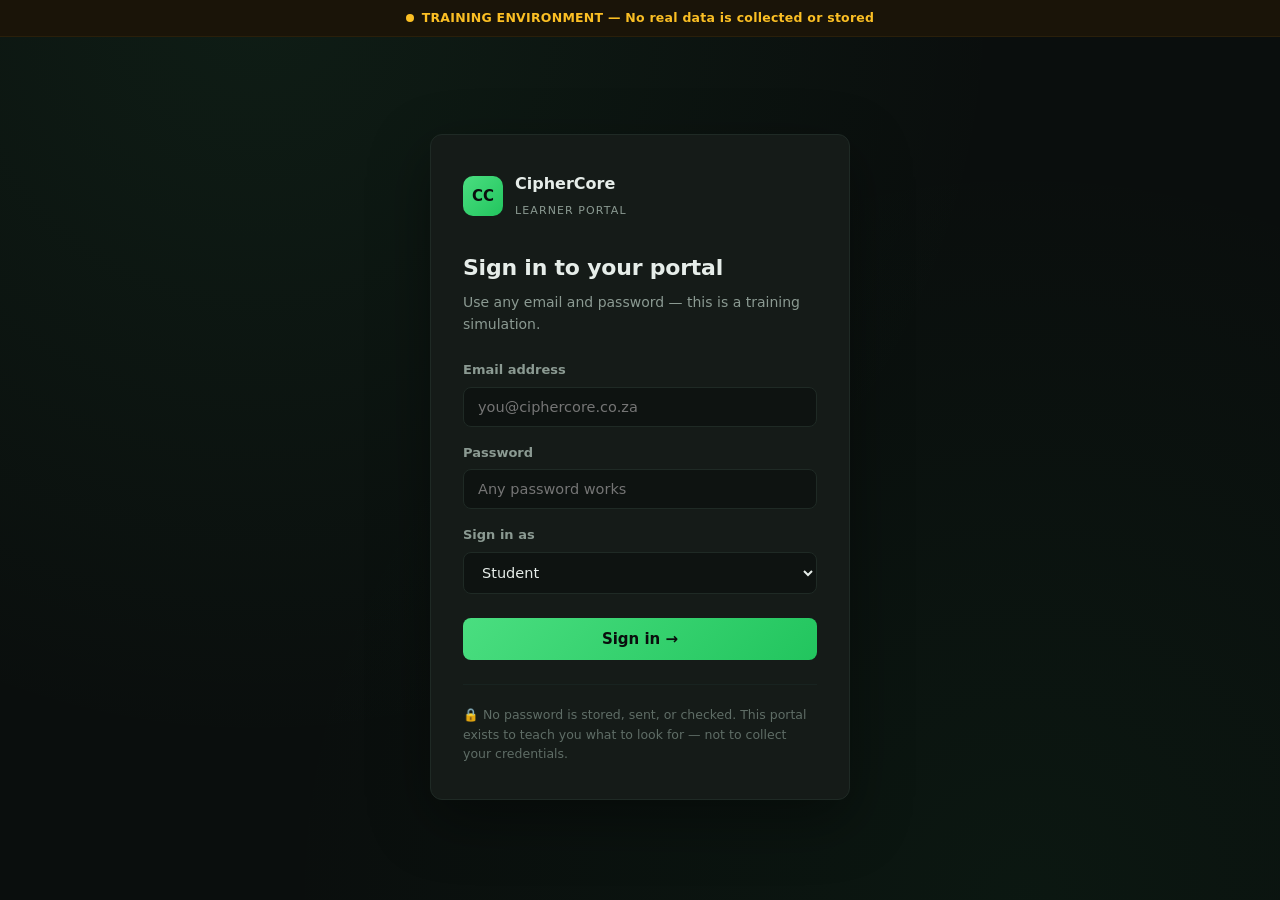
<file: index.html>
<!DOCTYPE html>
<html lang="en">
<head>
  <meta charset="UTF-8">
  <meta name="viewport" content="width=device-width, initial-scale=1.0">
  <title>CipherCore | Learner Portal — Sign In</title>
  <link rel="stylesheet" href="css/styles.css?v=4">
</head>
<body class="login-body">

  <div class="training-banner">
    <span class="dot"></span>
    TRAINING ENVIRONMENT — No real data is collected or stored
  </div>

  <main class="login-wrap">
    <div class="login-card">

      <div class="login-brand">
        <span class="brand-mark">CC</span>
        <div>
          <strong>CipherCore</strong>
          <small>Learner Portal</small>
        </div>
      </div>

      <h1>Sign in to your portal</h1>
      <p class="login-sub">Use any email and password — this is a training simulation.</p>

      <form id="login-form" autocomplete="off">
        <label>
          Email address
          <input type="email" id="email" placeholder="you@ciphercore.co.za" required>
        </label>

        <label>
          Password
          <input type="password" id="password" placeholder="Any password works" required>
        </label>

        <label class="role-label">
          Sign in as
          <select id="role">
            <option value="student">Student</option>
            <option value="employee">Employee</option>
            <option value="admin">Admin</option>
          </select>
        </label>

        <button type="submit" class="btn-primary">Sign in →</button>
      </form>

      <p class="login-note">
        🔒 No password is stored, sent, or checked. This portal exists to teach
        you what to look for — not to collect your credentials.
      </p>
    </div>
  </main>

  <script src="js/auth.js"></script>
</body>
</html>
</file>
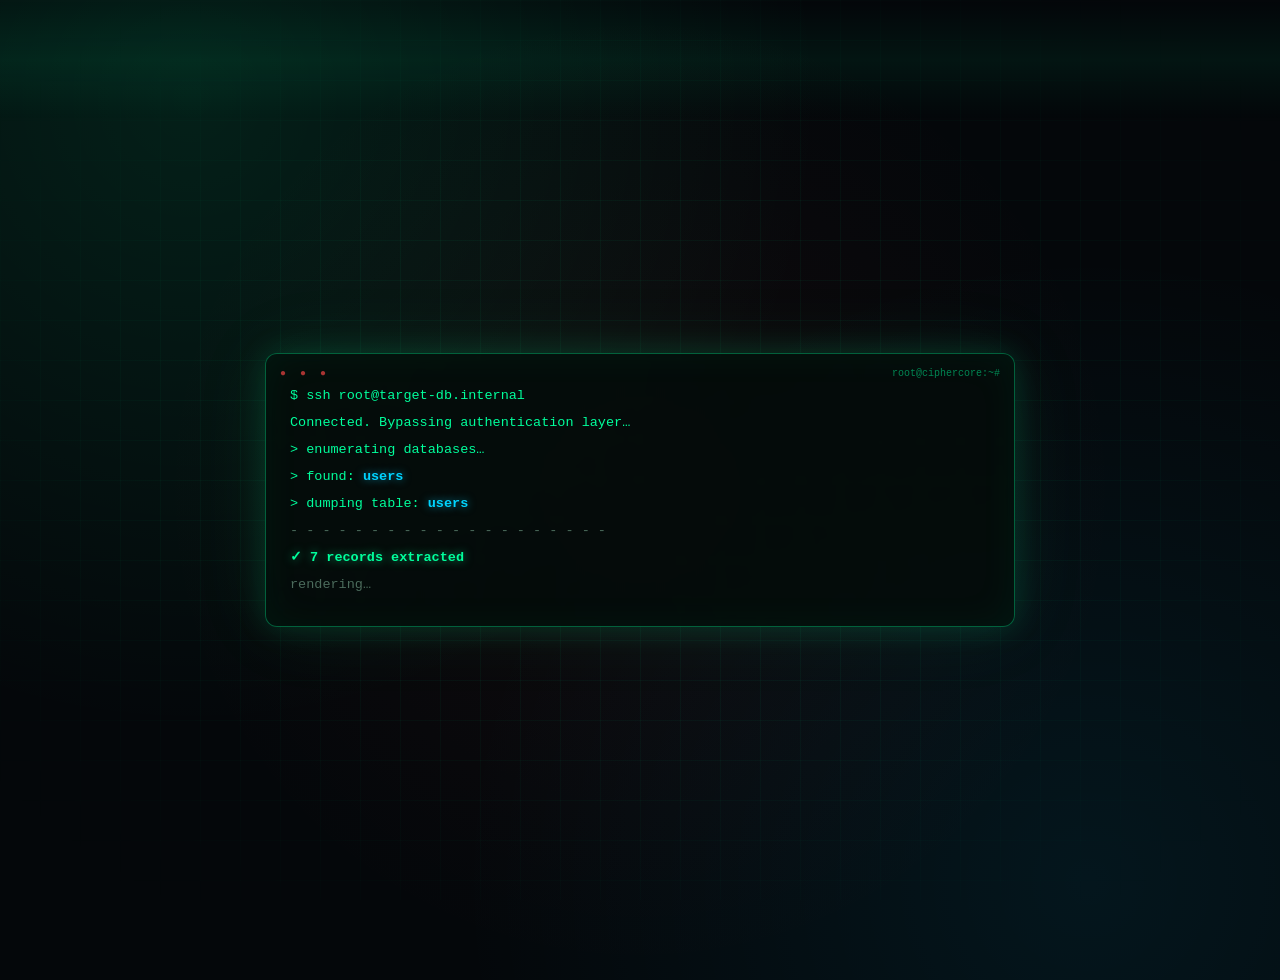
<file: breach/index.html>
<!DOCTYPE html>
<html lang="en">
<head>
  <meta charset="UTF-8">
  <meta name="viewport" content="width=device-width, initial-scale=1.0">
  <title>Unknown // Terminal</title>
  <meta name="robots" content="noindex, nofollow">
  <link rel="stylesheet" href="../css/breach.css?v=2">
</head>
<body class="breach-body">

  <div class="breach-shell">

    <div id="breach-terminal" class="breach-terminal">
      <div class="term-line">$ ssh root@target-db.internal</div>
      <div class="term-line">Connected. Bypassing authentication layer…</div>
      <div class="term-line">> enumerating databases…</div>
      <div class="term-line">> found: <span class="hl">users</span></div>
      <div class="term-line">> dumping table: <span class="hl">users</span></div>
      <div class="term-line dim">- - - - - - - - - - - - - - - - - - - -</div>
      <div class="term-line ok">✓ 7 records extracted</div>
      <div class="term-line dim">rendering…</div>
    </div>

    <div id="breach-console" class="breach-console hidden">

      <header class="breach-head">
        <div class="breach-head-left">
          <span class="skull">💀</span>
          <div>
            <strong>ciphercore_db_dump.sql</strong>
            <small>Extracted via SQL injection — training simulation</small>
          </div>
        </div>
        <div class="breach-head-right">
          <span class="pill danger">UNENCRYPTED</span>
          <span class="pill">7 accounts</span>
        </div>
      </header>

      <div class="breach-warning">
        ⚠️ This page is a training demonstration. These are fictional accounts.
        Nothing here is real, stored, or transmitted.
      </div>

      <div class="breach-table" id="breach-table">
        <!-- Rows injected by JS -->
      </div>

      <div class="breach-footer">
        <p>
          In a real breach, an attacker walks away with every username, email
          and password in plain text. Most of them fall in seconds with the
          right tooling.
        </p>
        <p class="dim">
          CipherCore Security — this is why we run awareness training.
        </p>
      </div>

    </div>

  </div>

  <script src="../js/breach.js?v=2"></script>
</body>
</html>
</file>
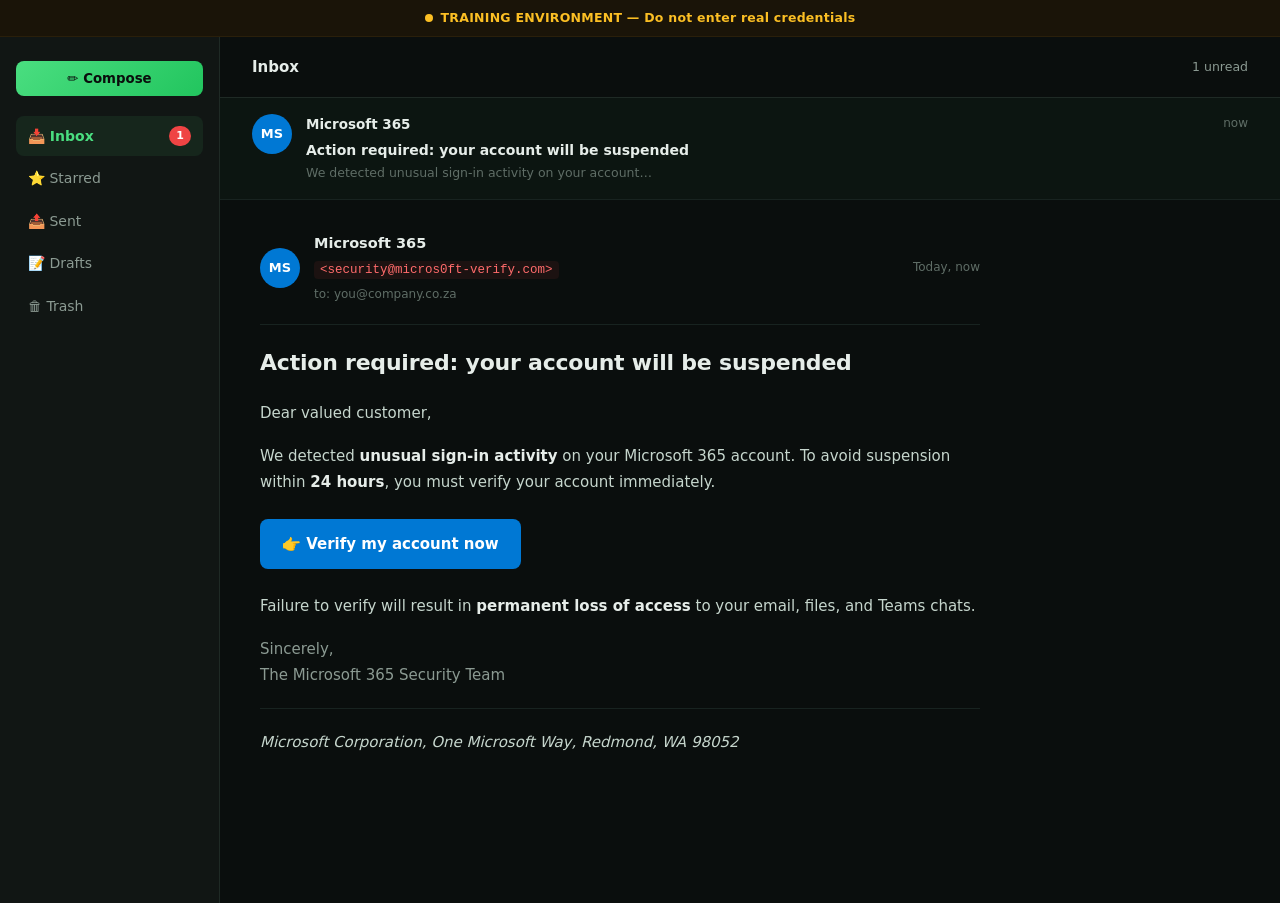
<file: phish/index.html>
<!DOCTYPE html>
<html lang="en">
<head>
  <meta charset="UTF-8">
  <meta name="viewport" content="width=device-width, initial-scale=1.0">
  <title>Inbox (1) — Mail</title>
  <link rel="stylesheet" href="../css/styles.css?v=4">
</head>
<body class="phish-body">

  <div class="training-banner">
    <span class="dot"></span>
    TRAINING ENVIRONMENT — Do not enter real credentials
  </div>

  <div class="mail-shell">
    <aside class="mail-side">
      <button class="mail-compose">✏️ Compose</button>
      <nav class="mail-nav">
        <a class="active">📥 Inbox <span class="badge">1</span></a>
        <a>⭐ Starred</a>
        <a>📤 Sent</a>
        <a>📝 Drafts</a>
        <a>🗑 Trash</a>
      </nav>
    </aside>

    <main class="mail-main">
      <div class="mail-toolbar">
        <span class="mail-title">Inbox</span>
        <span class="mail-count">1 unread</span>
      </div>

      <div class="mail-list" id="mail-list">
        <article class="mail-item unread" id="phish-mail">
          <div class="mail-avatar" style="background:#0078d4;">MS</div>
          <div class="mail-meta">
            <div class="mail-from">
              <strong>Microsoft 365</strong>
              <span class="mail-time">now</span>
            </div>
            <div class="mail-subject">Action required: your account will be suspended</div>
            <div class="mail-preview">We detected unusual sign-in activity on your account…</div>
          </div>
        </article>
      </div>

      <div class="mail-view" id="mail-view">
        <div class="mail-view-head">
          <div class="mail-avatar" style="background:#0078d4;">MS</div>
          <div>
            <div class="mail-view-from">
              <strong>Microsoft 365</strong>
              <span class="mail-view-email" id="sender-email">&lt;security@micros0ft-verify.com&gt;</span>
            </div>
            <div class="mail-view-to">to: you@company.co.za</div>
          </div>
          <div class="mail-view-time">Today, now</div>
        </div>

        <h1 class="mail-view-subject">Action required: your account will be suspended</h1>

        <div class="mail-view-body">
          <p>Dear valued customer,</p>

          <p>
            We detected <strong>unusual sign-in activity</strong> on your
            Microsoft 365 account. To avoid suspension within <strong>24 hours</strong>,
            you must verify your account immediately.
          </p>

          <p>
            <a href="login/" class="phish-link" id="phish-link">
              👉 Verify my account now
            </a>
          </p>

          <p>
            Failure to verify will result in <strong>permanent loss of access</strong>
            to your email, files, and Teams chats.
          </p>

          <p class="mail-signoff">
            Sincerely,<br>
            The Microsoft 365 Security Team
          </p>

          <hr>

          <p class="mail-disclaimer">
            Microsoft Corporation, One Microsoft Way, Redmond, WA 98052
          </p>
        </div>
      </div>
    </main>
  </div>

</body>
</html>
</file>
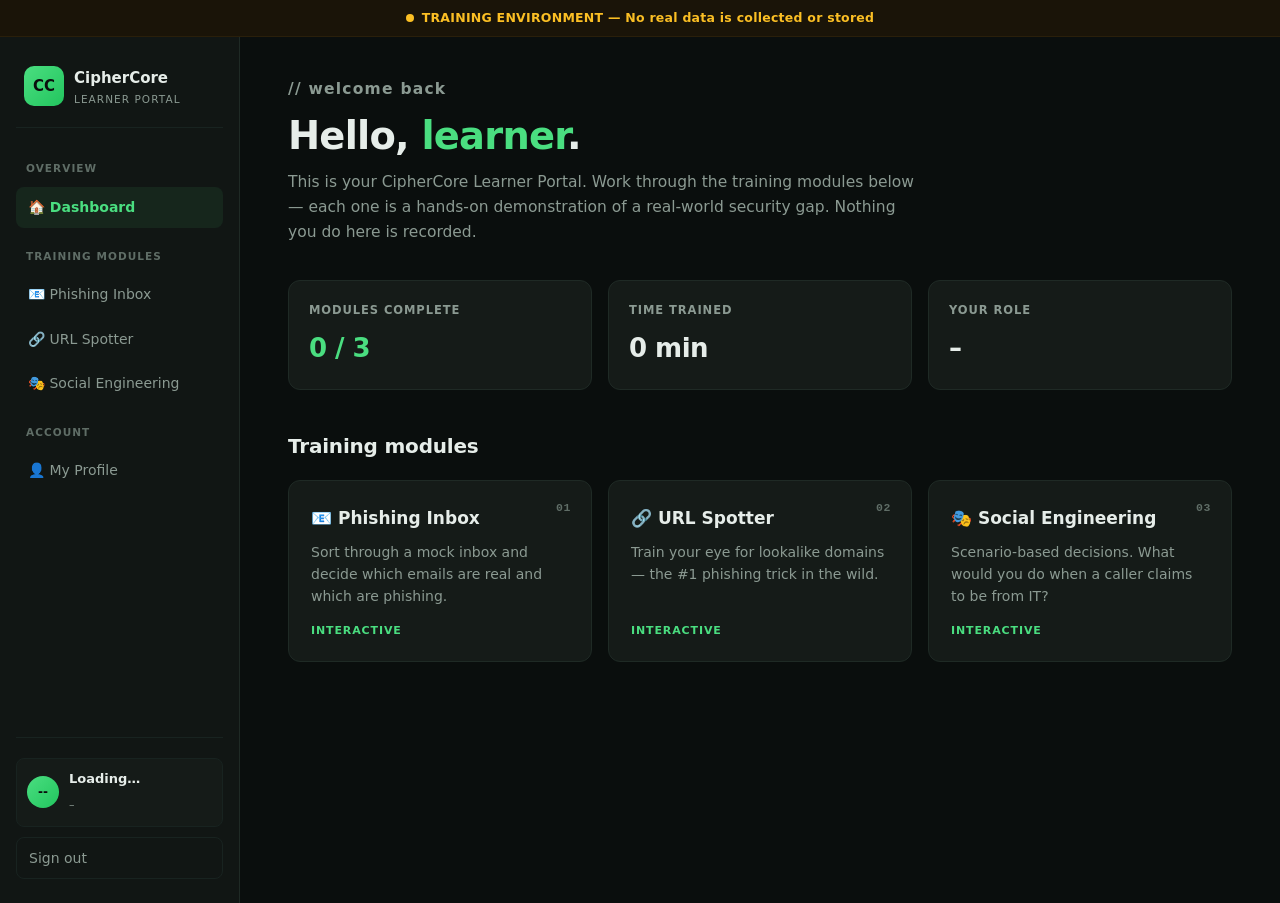
<file: portal/index.html>
<!DOCTYPE html>
<html lang="en">
<head>
  <meta charset="UTF-8">
  <meta name="viewport" content="width=device-width, initial-scale=1.0">
  <title>CipherCore | Portal Dashboard</title>
  <link rel="stylesheet" href="../css/styles.css?v=4">
</head>
<body class="portal-body">

  <div class="training-banner">
    <span class="dot"></span>
    TRAINING ENVIRONMENT — No real data is collected or stored
  </div>

  <div class="portal-shell">

    <aside class="sidebar">
      <div class="sidebar-brand">
        <span class="brand-mark">CC</span>
        <div>
          <strong>CipherCore</strong>
          <small>Learner Portal</small>
        </div>
      </div>

      <div class="sidebar-section">Overview</div>
      <a href="./" class="active">🏠 Dashboard</a>

      <div class="sidebar-section">Training Modules</div>
      <a href="../modules/phishing-inbox/">📧 Phishing Inbox</a>
      <a href="../modules/url-spotter/">🔗 URL Spotter</a>
      <a href="../modules/social-engineering/">🎭 Social Engineering</a>

      <div class="sidebar-section">Account</div>
      <a href="#">👤 My Profile</a>

      <div class="sidebar-footer">
        <div class="user-chip">
          <div class="avatar" id="user-initials">--</div>
          <div class="meta">
            <strong id="user-name">Loading…</strong>
            <small id="user-role">–</small>
          </div>
        </div>
        <a href="../index.html" class="logout-btn">Sign out</a>
      </div>
    </aside>

    <main class="portal-main">

      <div class="portal-header">
        <p class="eyebrow">// welcome back</p>
        <h1>Hello, <span class="accent" id="greeting-name">learner</span>.</h1>
        <p>
          This is your CipherCore Learner Portal. Work through the training
          modules below — each one is a hands-on demonstration of a real-world
          security gap. Nothing you do here is recorded.
        </p>
      </div>

      <div class="stat-grid">
        <div class="stat-card">
          <div class="label">Modules complete</div>
          <div class="value accent">0 / 3</div>
        </div>
        <div class="stat-card">
          <div class="label">Time trained</div>
          <div class="value">0 min</div>
        </div>
        <div class="stat-card">
          <div class="label">Your role</div>
          <div class="value" id="stat-role" style="text-transform:capitalize;">–</div>
        </div>
      </div>

      <div class="section-head">
        <h2>Training modules</h2>
      </div>

      <div class="module-grid">

        <a href="../modules/phishing-inbox/" class="module-card">
          <span class="module-num">01</span>
          <h3>📧 Phishing Inbox</h3>
          <p>Sort through a mock inbox and decide which emails are real and which are phishing.</p>
          <span class="module-tag">Interactive</span>
        </a>

        <a href="../modules/url-spotter/" class="module-card">
          <span class="module-num">02</span>
          <h3>🔗 URL Spotter</h3>
          <p>Train your eye for lookalike domains — the #1 phishing trick in the wild.</p>
          <span class="module-tag">Interactive</span>
        </a>

        <a href="../modules/social-engineering/" class="module-card">
          <span class="module-num">03</span>
          <h3>🎭 Social Engineering</h3>
          <p>Scenario-based decisions. What would you do when a caller claims to be from IT?</p>
          <span class="module-tag">Interactive</span>
        </a>

      </div>

    </main>
  </div>

  <script src="../js/main.js"></script>
</body>
</html>
</file>
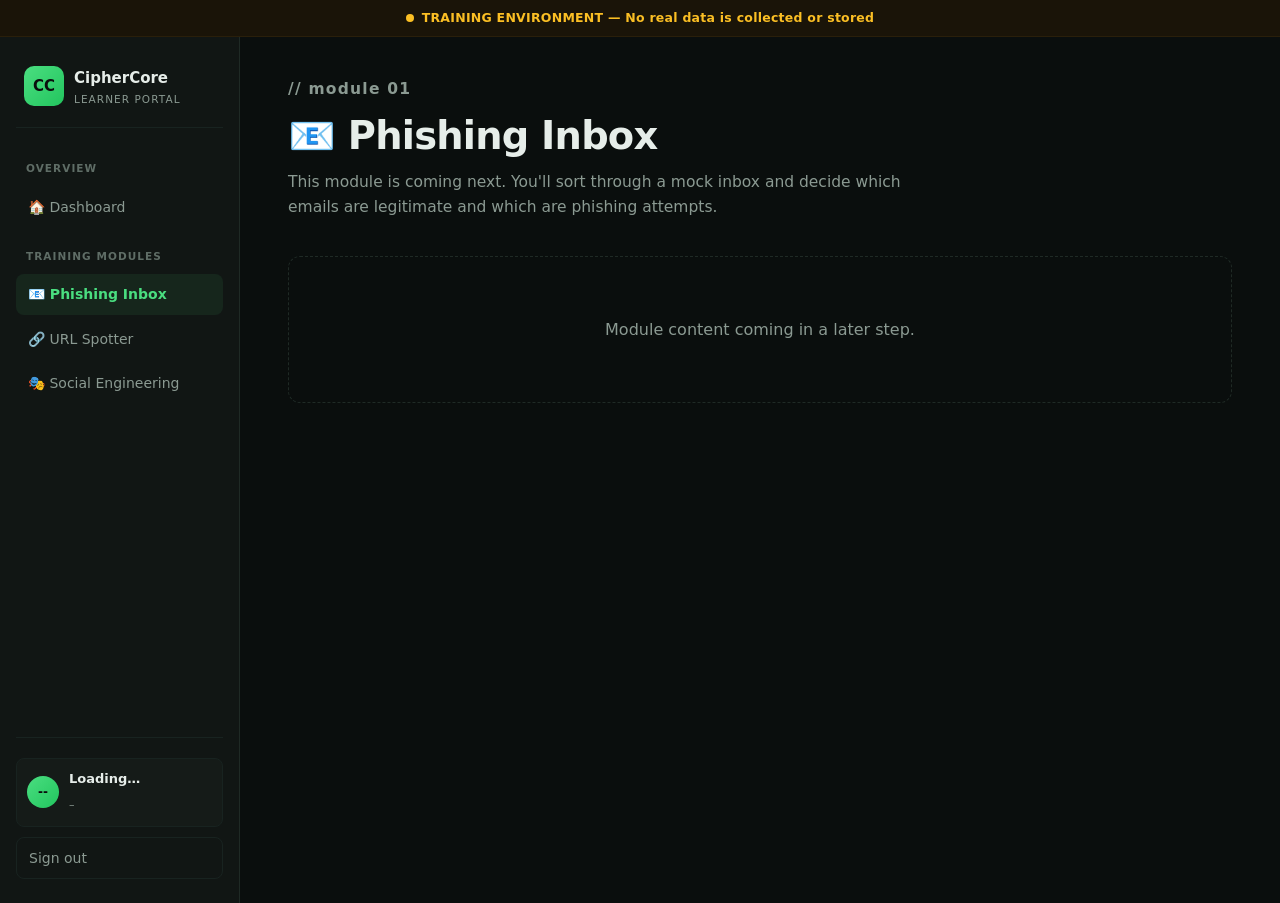
<file: modules/phishing-inbox/index.html>
<!DOCTYPE html>
<html lang="en">
<head>
  <meta charset="UTF-8">
  <meta name="viewport" content="width=device-width, initial-scale=1.0">
  <title>Phishing Inbox | CipherCore Learner Portal</title>
  <link rel="stylesheet" href="../../css/styles.css?v=4">
</head>
<body class="portal-body">

  <div class="training-banner">
    <span class="dot"></span>
    TRAINING ENVIRONMENT — No real data is collected or stored
  </div>

  <div class="portal-shell">

    <aside class="sidebar">
      <div class="sidebar-brand">
        <span class="brand-mark">CC</span>
        <div>
          <strong>CipherCore</strong>
          <small>Learner Portal</small>
        </div>
      </div>

      <div class="sidebar-section">Overview</div>
      <a href="../../portal/">🏠 Dashboard</a>

      <div class="sidebar-section">Training Modules</div>
      <a href="../phishing-inbox/" class="active">📧 Phishing Inbox</a>
      <a href="../url-spotter/">🔗 URL Spotter</a>
      <a href="../social-engineering/">🎭 Social Engineering</a>

      <div class="sidebar-footer">
        <div class="user-chip">
          <div class="avatar" id="user-initials">--</div>
          <div class="meta">
            <strong id="user-name">Loading…</strong>
            <small id="user-role">–</small>
          </div>
        </div>
        <a href="../../index.html" class="logout-btn">Sign out</a>
      </div>
    </aside>

    <main class="portal-main">
      <div class="portal-header">
        <p class="eyebrow">// module 01</p>
        <h1>📧 Phishing Inbox</h1>
        <p>
          This module is coming next. You'll sort through a mock inbox and
          decide which emails are legitimate and which are phishing attempts.
        </p>
      </div>

      <div class="placeholder-note">
        Module content coming in a later step.
      </div>
    </main>
  </div>

  <script src="../../js/main.js"></script>
</body>
</html>
</file>
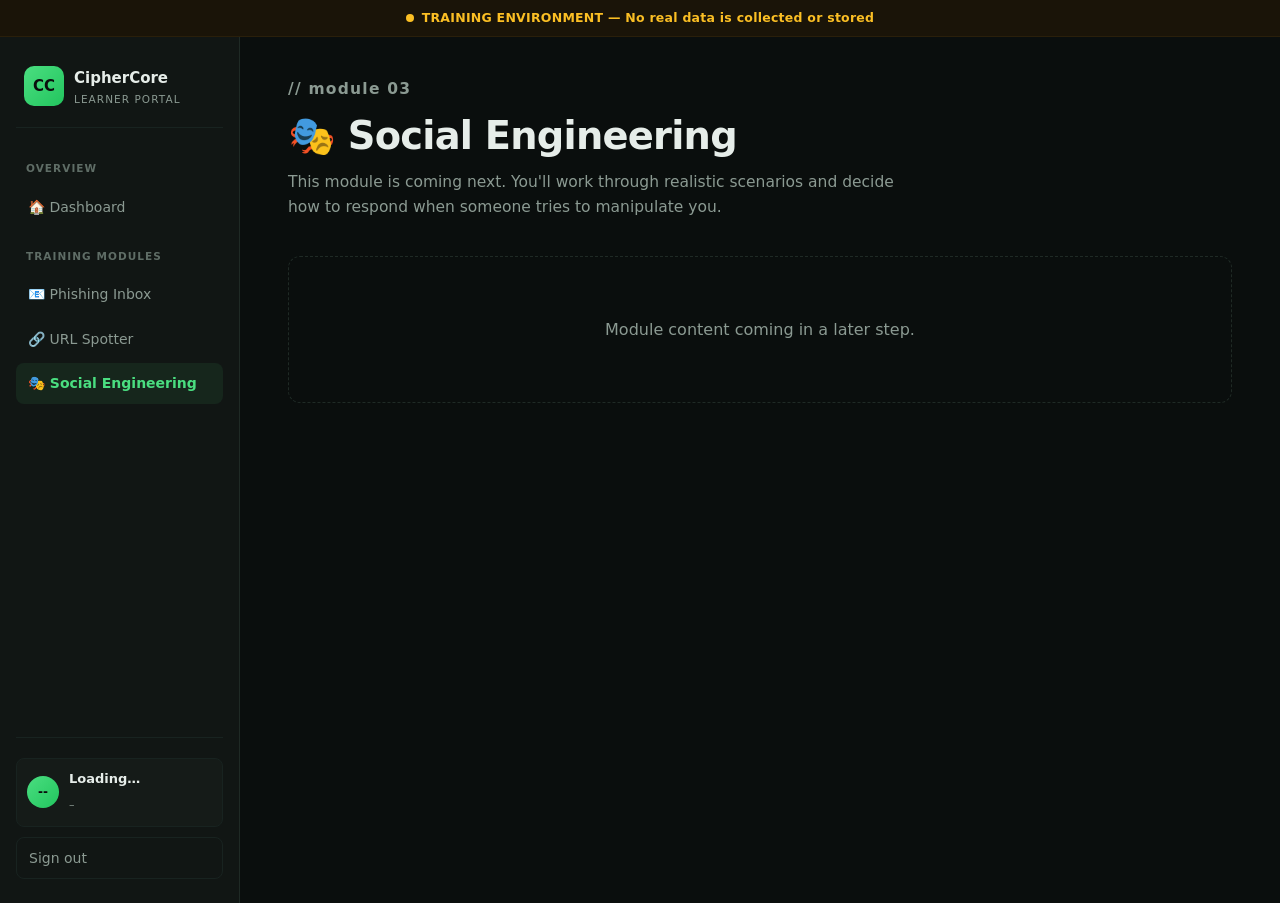
<file: modules/social-engineering/index.html>
<!DOCTYPE html>
<html lang="en">
<head>
  <meta charset="UTF-8">
  <meta name="viewport" content="width=device-width, initial-scale=1.0">
  <title>Social Engineering | CipherCore Learner Portal</title>
  <link rel="stylesheet" href="../../css/styles.css?v=4">
</head>
<body class="portal-body">

  <div class="training-banner">
    <span class="dot"></span>
    TRAINING ENVIRONMENT — No real data is collected or stored
  </div>

  <div class="portal-shell">

    <aside class="sidebar">
      <div class="sidebar-brand">
        <span class="brand-mark">CC</span>
        <div>
          <strong>CipherCore</strong>
          <small>Learner Portal</small>
        </div>
      </div>

      <div class="sidebar-section">Overview</div>
      <a href="../../portal/">🏠 Dashboard</a>

      <div class="sidebar-section">Training Modules</div>
      <a href="../phishing-inbox/">📧 Phishing Inbox</a>
      <a href="../url-spotter/">🔗 URL Spotter</a>
      <a href="../social-engineering/" class="active">🎭 Social Engineering</a>

      <div class="sidebar-footer">
        <div class="user-chip">
          <div class="avatar" id="user-initials">--</div>
          <div class="meta">
            <strong id="user-name">Loading…</strong>
            <small id="user-role">–</small>
          </div>
        </div>
        <a href="../../index.html" class="logout-btn">Sign out</a>
      </div>
    </aside>

    <main class="portal-main">
      <div class="portal-header">
        <p class="eyebrow">// module 03</p>
        <h1>🎭 Social Engineering</h1>
        <p>
          This module is coming next. You'll work through realistic scenarios
          and decide how to respond when someone tries to manipulate you.
        </p>
      </div>

      <div class="placeholder-note">
        Module content coming in a later step.
      </div>
    </main>
  </div>

  <script src="../../js/main.js"></script>
</body>
</html>
</file>
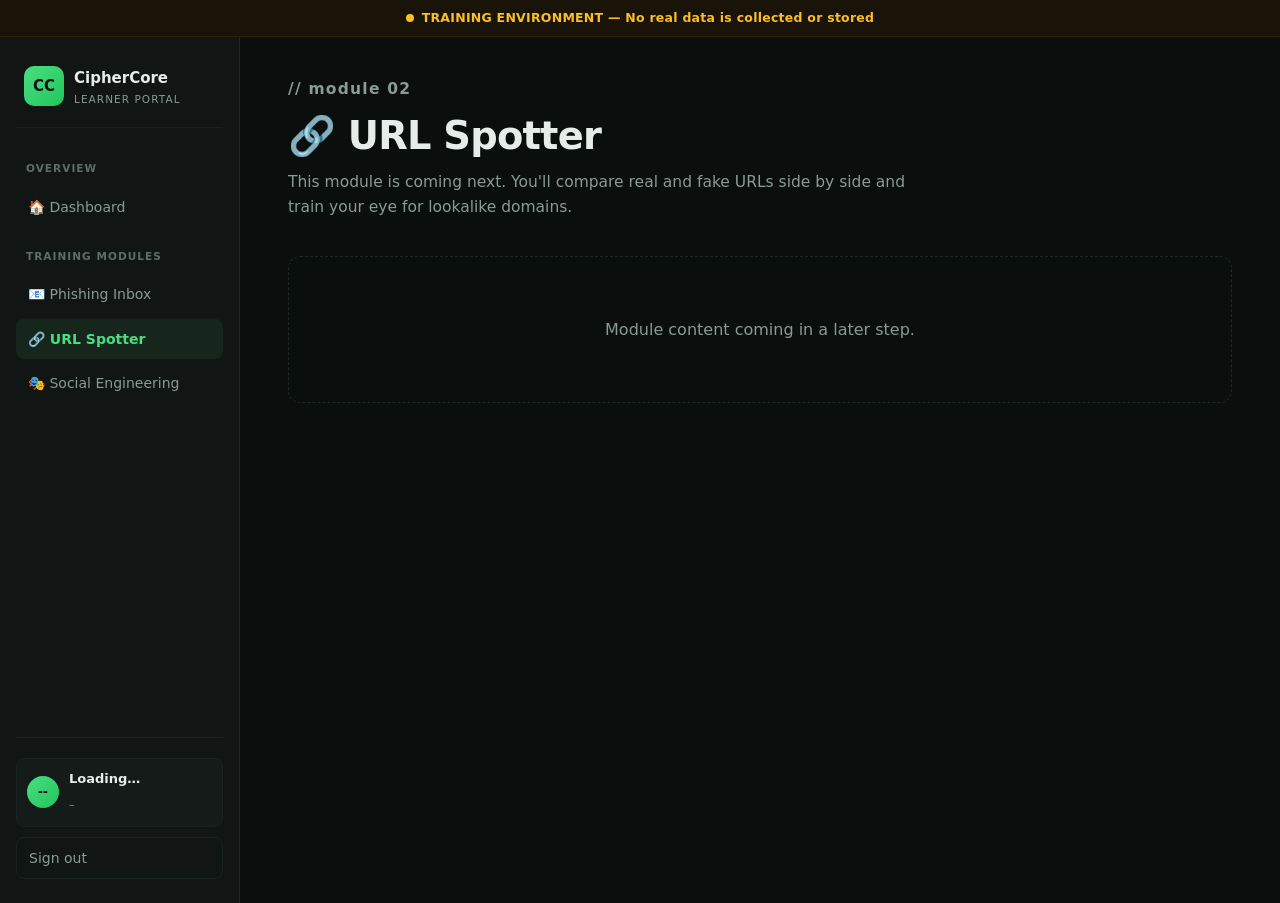
<file: modules/url-spotter/index.html>
<!DOCTYPE html>
<html lang="en">
<head>
  <meta charset="UTF-8">
  <meta name="viewport" content="width=device-width, initial-scale=1.0">
  <title>URL Spotter | CipherCore Learner Portal</title>
  <link rel="stylesheet" href="../../css/styles.css?v=4">
</head>
<body class="portal-body">

  <div class="training-banner">
    <span class="dot"></span>
    TRAINING ENVIRONMENT — No real data is collected or stored
  </div>

  <div class="portal-shell">

    <aside class="sidebar">
      <div class="sidebar-brand">
        <span class="brand-mark">CC</span>
        <div>
          <strong>CipherCore</strong>
          <small>Learner Portal</small>
        </div>
      </div>

      <div class="sidebar-section">Overview</div>
      <a href="../../portal/">🏠 Dashboard</a>

      <div class="sidebar-section">Training Modules</div>
      <a href="../phishing-inbox/">📧 Phishing Inbox</a>
      <a href="../url-spotter/" class="active">🔗 URL Spotter</a>
      <a href="../social-engineering/">🎭 Social Engineering</a>

      <div class="sidebar-footer">
        <div class="user-chip">
          <div class="avatar" id="user-initials">--</div>
          <div class="meta">
            <strong id="user-name">Loading…</strong>
            <small id="user-role">–</small>
          </div>
        </div>
        <a href="../../index.html" class="logout-btn">Sign out</a>
      </div>
    </aside>

    <main class="portal-main">
      <div class="portal-header">
        <p class="eyebrow">// module 02</p>
        <h1>🔗 URL Spotter</h1>
        <p>
          This module is coming next. You'll compare real and fake URLs
          side by side and train your eye for lookalike domains.
        </p>
      </div>

      <div class="placeholder-note">
        Module content coming in a later step.
      </div>
    </main>
  </div>

  <script src="../../js/main.js"></script>
</body>
</html>
</file>
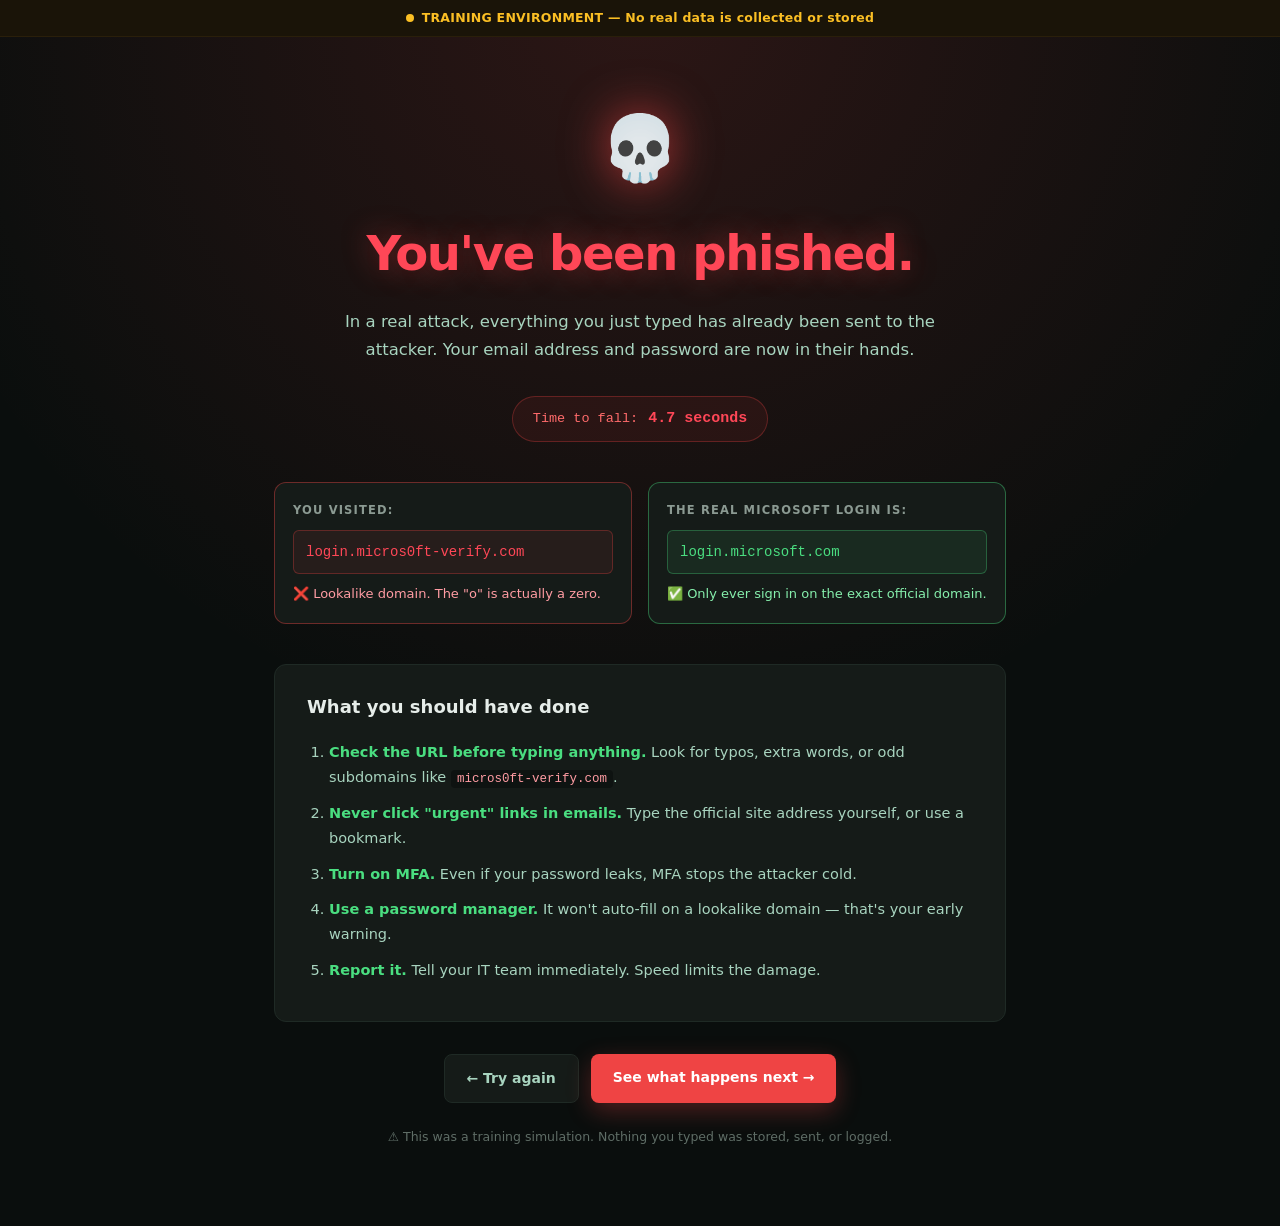
<file: phish/caught/index.html>
<!DOCTYPE html>
<html lang="en">
<head>
  <meta charset="UTF-8">
  <meta name="viewport" content="width=device-width, initial-scale=1.0">
  <title>Session terminated</title>
  <link rel="stylesheet" href="../../css/styles.css?v=4">
</head>
<body class="caught-body">

  <div class="training-banner">
    <span class="dot"></span>
    TRAINING ENVIRONMENT — No real data is collected or stored
  </div>

  <div class="caught-shell">

    <div class="caught-icon">💀</div>

    <h1 class="caught-title">You've been phished.</h1>

    <p class="caught-sub">
      In a real attack, everything you just typed has already been sent to the
      attacker. Your email address and password are now in their hands.
    </p>

    <div class="caught-timer">
      <span>Time to fall:</span>
      <strong id="caught-time">4.7 seconds</strong>
    </div>

    <div class="caught-compare">
      <div class="caught-col bad">
        <div class="caught-col-label">You visited:</div>
        <code id="caught-fake-url">login.micros0ft-verify.com</code>
        <div class="caught-col-note">
          ❌ Lookalike domain. The "o" is actually a zero.
        </div>
      </div>

      <div class="caught-col good">
        <div class="caught-col-label">The real Microsoft login is:</div>
        <code>login.microsoft.com</code>
        <div class="caught-col-note">
          ✅ Only ever sign in on the exact official domain.
        </div>
      </div>
    </div>

    <div class="caught-what-now">
      <h2>What you should have done</h2>
      <ol>
        <li>
          <strong>Check the URL before typing anything.</strong>
          Look for typos, extra words, or odd subdomains like
          <code>micros0ft-verify.com</code>.
        </li>
        <li>
          <strong>Never click "urgent" links in emails.</strong>
          Type the official site address yourself, or use a bookmark.
        </li>
        <li>
          <strong>Turn on MFA.</strong>
          Even if your password leaks, MFA stops the attacker cold.
        </li>
        <li>
          <strong>Use a password manager.</strong>
          It won't auto-fill on a lookalike domain — that's your early warning.
        </li>
        <li>
          <strong>Report it.</strong>
          Tell your IT team immediately. Speed limits the damage.
        </li>
      </ol>
    </div>

    <div class="caught-actions">
      <a href="../" class="caught-btn ghost">← Try again</a>
      <a href="../../breach/" class="caught-btn danger">
        See what happens next →
      </a>
    </div>

    <p class="caught-note">
      ⚠️ This was a training simulation. Nothing you typed was stored, sent,
      or logged.
    </p>

  </div>

  <script src="../../js/phish.js"></script>
</body>
</html>
</file>
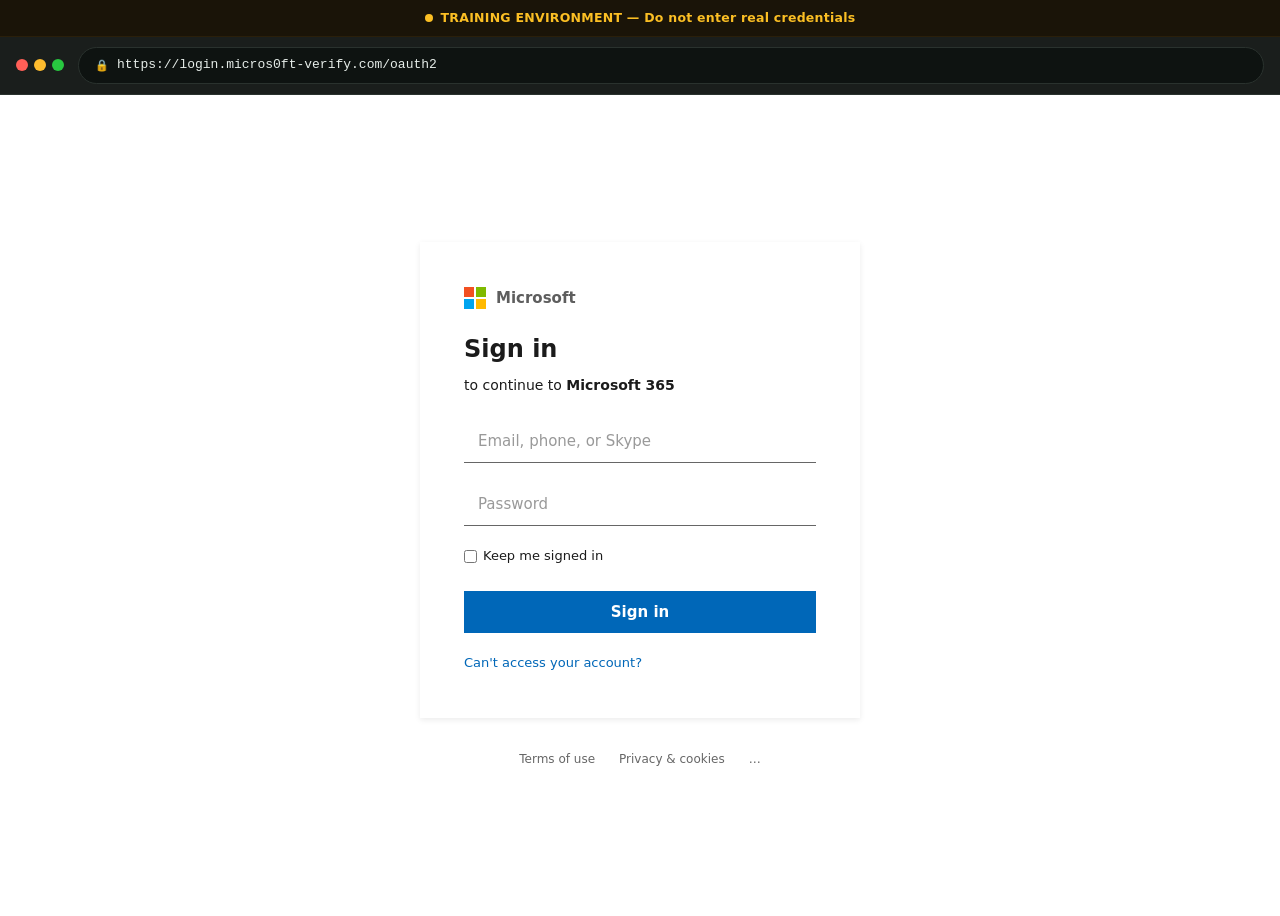
<file: phish/login/index.html>
<!DOCTYPE html>
<html lang="en">
<head>
  <meta charset="UTF-8">
  <meta name="viewport" content="width=device-width, initial-scale=1.0">
  <title>Sign in to your account</title>
  <link rel="stylesheet" href="../../css/styles.css?v=4">
</head>
<body class="ms-login-body">

  <div class="training-banner">
    <span class="dot"></span>
    TRAINING ENVIRONMENT — Do not enter real credentials
  </div>

  <!-- Real-looking browser address bar -->
  <div class="fake-urlbar">
    <div class="fake-urlbar-controls">
      <span class="dot-red"></span>
      <span class="dot-yellow"></span>
      <span class="dot-green"></span>
    </div>
    <div class="fake-urlbar-input">
      <span class="lock-icon">🔒</span>
      <span class="fake-url" id="fake-url">https://login.micros0ft-verify.com/oauth2</span>
    </div>
  </div>

  <div class="ms-login-wrap">
    <div class="ms-login-card">

      <div class="ms-logo">
        <div class="ms-logo-grid">
          <span style="background:#f25022;"></span>
          <span style="background:#7fba00;"></span>
          <span style="background:#00a4ef;"></span>
          <span style="background:#ffb900;"></span>
        </div>
        <span class="ms-logo-text">Microsoft</span>
      </div>

      <h1>Sign in</h1>
      <p class="ms-sub">to continue to <strong>Microsoft 365</strong></p>

      <form id="ms-login-form" autocomplete="off">
        <input
          type="email"
          id="ms-email"
          class="ms-input"
          placeholder="Email, phone, or Skype"
          required
        >
        <input
          type="password"
          id="ms-password"
          class="ms-input"
          placeholder="Password"
          required
        >

        <div class="ms-row">
          <label class="ms-checkbox">
            <input type="checkbox"> Keep me signed in
          </label>
        </div>

        <button type="submit" class="ms-signin-btn">Sign in</button>
      </form>

      <p class="ms-footer">
        <a>Can't access your account?</a>
      </p>
    </div>

    <div class="ms-links">
      <a>Terms of use</a>
      <a>Privacy &amp; cookies</a>
      <span>…</span>
    </div>
  </div>

  <script src="../../js/phish.js"></script>
</body>
</html>
</file>
<file: css/styles.css>
/* =========================================================
   CipherCore Learner Portal — Full Stylesheet
   ========================================================= */

:root {
  --bg: #0a0e0d;
  --bg-elev: #111614;
  --bg-card: #151b18;
  --bg-input: #0e1311;
  --border: #1f2a25;
  --border-soft: #182320;
  --text: #e6ede9;
  --text-dim: #8b9a92;
  --text-faint: #5f6d66;
  --accent: #4ade80;
  --accent-dim: #22c55e;
  --warn: #fbbf24;
  --danger: #ef4444;
  --radius: 12px;
  --radius-sm: 8px;
  --sidebar-w: 240px;
}

* { box-sizing: border-box; margin: 0; padding: 0; }
html { scroll-behavior: smooth; }

body {
  font-family: 'Inter', -apple-system, BlinkMacSystemFont, 'Segoe UI', system-ui, sans-serif;
  background: var(--bg);
  color: var(--text);
  line-height: 1.6;
  -webkit-font-smoothing: antialiased;
}

a { color: inherit; text-decoration: none; }

/* ---------- Training banner ---------- */
.training-banner {
  background: #1a1408;
  color: var(--warn);
  font-size: 12.5px;
  font-weight: 600;
  letter-spacing: 0.02em;
  text-align: center;
  padding: 8px 16px;
  border-bottom: 1px solid #2a1f0a;
  display: flex;
  align-items: center;
  justify-content: center;
  gap: 8px;
}
.training-banner .dot {
  width: 8px; height: 8px; border-radius: 50%;
  background: var(--warn);
  animation: pulse 2s infinite;
}
@keyframes pulse {
  0%, 100% { opacity: 1; }
  50% { opacity: 0.4; }
}

/* ---------- Login ---------- */
.login-body {
  min-height: 100vh;
  background:
    radial-gradient(circle at 20% 0%, rgba(74, 222, 128, 0.07), transparent 55%),
    radial-gradient(circle at 80% 100%, rgba(34, 197, 94, 0.05), transparent 55%),
    var(--bg);
}
.login-wrap {
  min-height: calc(100vh - 40px);
  display: flex;
  align-items: center;
  justify-content: center;
  padding: 40px 20px;
}
.login-card {
  width: 100%;
  max-width: 420px;
  background: var(--bg-card);
  border: 1px solid var(--border);
  border-radius: var(--radius);
  padding: 36px 32px;
  box-shadow: 0 20px 60px rgba(0,0,0,0.4);
}
.login-brand {
  display: flex;
  align-items: center;
  gap: 12px;
  margin-bottom: 28px;
}
.login-brand strong { display: block; font-size: 16px; }
.login-brand small {
  font-size: 11px;
  color: var(--text-dim);
  text-transform: uppercase;
  letter-spacing: 0.1em;
}
.brand-mark {
  width: 40px; height: 40px;
  display: grid; place-items: center;
  background: linear-gradient(135deg, var(--accent), var(--accent-dim));
  color: #0a0e0d;
  font-weight: 800;
  border-radius: 10px;
  font-size: 15px;
}
.login-card h1 {
  font-size: 22px;
  font-weight: 700;
  letter-spacing: -0.01em;
  margin-bottom: 6px;
}
.login-sub {
  color: var(--text-dim);
  font-size: 14px;
  margin-bottom: 24px;
}
.login-card form {
  display: flex;
  flex-direction: column;
  gap: 16px;
}
.login-card label {
  display: flex;
  flex-direction: column;
  gap: 6px;
  font-size: 13px;
  font-weight: 600;
  color: var(--text-dim);
}
.login-card input,
.login-card select {
  background: var(--bg-input);
  border: 1px solid var(--border);
  border-radius: var(--radius-sm);
  color: var(--text);
  font-size: 14.5px;
  padding: 11px 14px;
  font-family: inherit;
  transition: border-color 0.15s;
}
.login-card input:focus,
.login-card select:focus {
  outline: none;
  border-color: var(--accent);
}
.btn-primary {
  background: linear-gradient(135deg, var(--accent), var(--accent-dim));
  color: #0a0e0d;
  border: none;
  border-radius: var(--radius-sm);
  padding: 12px 18px;
  font-size: 15px;
  font-weight: 700;
  cursor: pointer;
  font-family: inherit;
  transition: transform 0.1s, box-shadow 0.2s;
  margin-top: 8px;
}
.btn-primary:hover {
  transform: translateY(-1px);
  box-shadow: 0 8px 24px rgba(74, 222, 128, 0.25);
}
.login-note {
  margin-top: 24px;
  padding-top: 20px;
  border-top: 1px solid var(--border-soft);
  color: var(--text-faint);
  font-size: 12.5px;
  line-height: 1.55;
}

/* ---------- Portal layout ---------- */
.portal-body { min-height: 100vh; background: var(--bg); }
.portal-shell {
  display: grid;
  grid-template-columns: var(--sidebar-w) 1fr;
  min-height: calc(100vh - 34px);
}
.sidebar {
  background: var(--bg-elev);
  border-right: 1px solid var(--border);
  padding: 24px 16px;
  display: flex;
  flex-direction: column;
  gap: 4px;
  position: sticky;
  top: 34px;
  height: calc(100vh - 34px);
  overflow-y: auto;
}
.sidebar-brand {
  display: flex;
  align-items: center;
  gap: 10px;
  padding: 4px 8px 20px;
  margin-bottom: 12px;
  border-bottom: 1px solid var(--border-soft);
}
.sidebar-brand strong { font-size: 15px; }
.sidebar-brand small {
  display: block;
  font-size: 10.5px;
  color: var(--text-dim);
  text-transform: uppercase;
  letter-spacing: 0.1em;
}
.sidebar-section {
  font-size: 10.5px;
  font-weight: 700;
  color: var(--text-faint);
  text-transform: uppercase;
  letter-spacing: 0.1em;
  padding: 16px 10px 6px;
}
.sidebar a {
  display: flex;
  align-items: center;
  gap: 10px;
  padding: 9px 12px;
  border-radius: var(--radius-sm);
  font-size: 14px;
  color: var(--text-dim);
  transition: background 0.15s, color 0.15s;
}
.sidebar a:hover { background: var(--bg-card); color: var(--text); }
.sidebar a.active {
  background: rgba(74, 222, 128, 0.08);
  color: var(--accent);
  font-weight: 600;
}
.sidebar-footer {
  margin-top: auto;
  padding-top: 20px;
  border-top: 1px solid var(--border-soft);
}
.user-chip {
  display: flex;
  align-items: center;
  gap: 10px;
  padding: 10px;
  border-radius: var(--radius-sm);
  background: var(--bg-card);
  border: 1px solid var(--border-soft);
}
.user-chip .avatar {
  width: 32px; height: 32px; border-radius: 50%;
  background: linear-gradient(135deg, var(--accent), var(--accent-dim));
  color: #0a0e0d;
  display: grid; place-items: center;
  font-weight: 800;
  font-size: 12px;
  flex-shrink: 0;
}
.user-chip .meta { overflow: hidden; }
.user-chip .meta strong {
  display: block;
  font-size: 13px;
  white-space: nowrap;
  overflow: hidden;
  text-overflow: ellipsis;
}
.user-chip .meta small {
  font-size: 11px;
  color: var(--text-dim);
  text-transform: capitalize;
}
.logout-btn {
  display: block;
  margin-top: 10px;
  text-align: center;
  font-size: 12.5px;
  color: var(--text-faint);
  padding: 8px;
  border-radius: var(--radius-sm);
  border: 1px solid var(--border-soft);
  transition: color 0.15s, border-color 0.15s;
}
.logout-btn:hover { color: var(--danger); border-color: var(--danger); }

.portal-main {
  padding: 40px 48px 64px;
  max-width: 1080px;
}
.portal-header { margin-bottom: 36px; }
.eyebrow {
  font-size: 12.5px;
  font-weight: 600;
  color: var(--accent);
  letter-spacing: 0.08em;
  margin-bottom: 12px;
}
.portal-header h1 {
  font-size: clamp(1.8rem, 3.5vw, 2.4rem);
  font-weight: 800;
  letter-spacing: -0.02em;
  line-height: 1.15;
  margin-bottom: 12px;
}
.portal-header h1 .accent { color: var(--accent); }
.portal-header p {
  color: var(--text-dim);
  font-size: 15.5px;
  max-width: 640px;
}

.stat-grid {
  display: grid;
  grid-template-columns: repeat(auto-fit, minmax(180px, 1fr));
  gap: 16px;
  margin-bottom: 36px;
}
.stat-card {
  background: var(--bg-card);
  border: 1px solid var(--border);
  border-radius: var(--radius);
  padding: 20px;
}
.stat-card .label {
  font-size: 11.5px;
  color: var(--text-dim);
  text-transform: uppercase;
  letter-spacing: 0.08em;
  font-weight: 600;
  margin-bottom: 8px;
}
.stat-card .value {
  font-size: 26px;
  font-weight: 800;
  letter-spacing: -0.02em;
}
.stat-card .value.accent { color: var(--accent); }

.module-grid {
  display: grid;
  grid-template-columns: repeat(auto-fit, minmax(260px, 1fr));
  gap: 16px;
}
.module-card {
  position: relative;
  background: var(--bg-card);
  border: 1px solid var(--border);
  border-radius: var(--radius);
  padding: 24px 22px 22px;
  transition: all 0.25s ease;
  display: flex;
  flex-direction: column;
  gap: 8px;
}
.module-card:hover {
  border-color: var(--accent);
  transform: translateY(-3px);
  box-shadow: 0 12px 40px rgba(74, 222, 128, 0.08);
}
.module-num {
  position: absolute;
  top: 18px; right: 20px;
  font-size: 11.5px;
  font-weight: 700;
  color: var(--text-faint);
  font-family: ui-monospace, monospace;
  letter-spacing: 0.05em;
}
.module-card h3 { font-size: 17px; font-weight: 700; }
.module-card p { color: var(--text-dim); font-size: 14px; flex: 1; }
.module-tag {
  font-size: 11px;
  font-weight: 700;
  color: var(--accent);
  letter-spacing: 0.08em;
  text-transform: uppercase;
  margin-top: 6px;
}

.section-head {
  display: flex;
  align-items: baseline;
  justify-content: space-between;
  margin: 40px 0 18px;
  gap: 16px;
  flex-wrap: wrap;
}
.section-head h2 {
  font-size: 20px;
  font-weight: 700;
  letter-spacing: -0.01em;
}

.placeholder-note {
  text-align: center;
  padding: 60px 20px;
  border: 1px dashed var(--border);
  border-radius: var(--radius);
  color: var(--text-dim);
}

/* =========================================================
   PHISHING SIMULATION
   ========================================================= */
.phish-body {
  background: #0a0e0d;
  color: var(--text);
  min-height: 100vh;
  font-family: 'Inter', -apple-system, BlinkMacSystemFont, 'Segoe UI', system-ui, sans-serif;
}
.mail-shell {
  display: grid;
  grid-template-columns: 220px 1fr;
  min-height: calc(100vh - 34px);
}
.mail-side {
  background: #111614;
  border-right: 1px solid #1f2a25;
  padding: 24px 16px;
}
.mail-compose {
  width: 100%;
  background: linear-gradient(135deg, var(--accent), var(--accent-dim));
  color: #0a0e0d;
  border: none;
  font-weight: 700;
  padding: 10px;
  border-radius: 8px;
  cursor: pointer;
  font-family: inherit;
  margin-bottom: 20px;
}
.mail-nav { display: flex; flex-direction: column; gap: 2px; }
.mail-nav a {
  display: flex;
  justify-content: space-between;
  align-items: center;
  padding: 9px 12px;
  border-radius: 8px;
  font-size: 14px;
  color: #8b9a92;
  cursor: pointer;
}
.mail-nav a.active { background: rgba(74, 222, 128, 0.08); color: var(--accent); font-weight: 600; }
.mail-nav .badge {
  background: #ef4444;
  color: #fff;
  font-size: 11px;
  padding: 1px 7px;
  border-radius: 999px;
  font-weight: 700;
}
.mail-main { padding: 0; }
.mail-toolbar {
  display: flex;
  justify-content: space-between;
  align-items: center;
  padding: 18px 32px;
  border-bottom: 1px solid #1f2a25;
  background: #0a0e0d;
}
.mail-title { font-weight: 700; font-size: 15px; }
.mail-count { color: #8b9a92; font-size: 12.5px; }
.mail-list { padding: 0; }
.mail-item {
  display: grid;
  grid-template-columns: 40px 1fr;
  gap: 14px;
  padding: 16px 32px;
  border-bottom: 1px solid #182320;
  cursor: pointer;
  transition: background 0.15s;
}
.mail-item:hover { background: #111614; }
.mail-item.unread { background: rgba(74, 222, 128, 0.03); }
.mail-item.unread .mail-from strong { color: #e6ede9; }
.mail-item.unread .mail-subject { color: #e6ede9; font-weight: 700; }
.mail-avatar {
  width: 40px; height: 40px;
  border-radius: 50%;
  display: grid; place-items: center;
  color: #fff;
  font-weight: 700;
  font-size: 13px;
  flex-shrink: 0;
}
.mail-meta { min-width: 0; }
.mail-from {
  display: flex;
  justify-content: space-between;
  font-size: 13.5px;
  margin-bottom: 3px;
  color: #8b9a92;
}
.mail-from strong { color: #c6d6cd; }
.mail-time { color: #5f6d66; font-size: 12px; }
.mail-subject {
  font-size: 14px;
  color: #c6d6cd;
  margin-bottom: 2px;
  overflow: hidden;
  text-overflow: ellipsis;
  white-space: nowrap;
}
.mail-preview {
  font-size: 12.5px;
  color: #5f6d66;
  overflow: hidden;
  text-overflow: ellipsis;
  white-space: nowrap;
}
.mail-view {
  padding: 32px 40px 60px;
  max-width: 800px;
}
.mail-view-head {
  display: flex;
  align-items: center;
  gap: 14px;
  padding-bottom: 20px;
  border-bottom: 1px solid #182320;
  margin-bottom: 24px;
}
.mail-view-from strong { display: block; font-size: 14.5px; }
.mail-view-email {
  font-size: 12.5px;
  color: #ff6b6b;
  font-family: ui-monospace, monospace;
  background: rgba(239, 68, 68, 0.08);
  padding: 2px 6px;
  border-radius: 4px;
}
.mail-view-to { font-size: 12px; color: #5f6d66; margin-top: 4px; }
.mail-view-time { margin-left: auto; font-size: 12px; color: #5f6d66; }
.mail-view-subject {
  font-size: 22px;
  font-weight: 700;
  letter-spacing: -0.01em;
  margin-bottom: 24px;
  line-height: 1.25;
}
.mail-view-body p {
  color: #c6d6cd;
  font-size: 15px;
  line-height: 1.75;
  margin-bottom: 16px;
}
.mail-view-body strong { color: #e6ede9; }
.phish-link {
  display: inline-block;
  background: #0078d4;
  color: #fff;
  font-weight: 700;
  padding: 12px 22px;
  border-radius: 8px;
  transition: transform 0.15s, box-shadow 0.2s;
  margin: 8px 0;
}
.phish-link:hover {
  transform: translateY(-1px);
  box-shadow: 0 8px 24px rgba(0, 120, 212, 0.4);
}
.mail-signoff { color: #8b9a92 !important; }
.mail-disclaimer { font-size: 12px; color: #5f6d66; font-style: italic; }
.mail-view-body hr {
  border: none;
  border-top: 1px solid #182320;
  margin: 20px 0;
}
.fake-urlbar {
  display: flex;
  align-items: center;
  gap: 14px;
  padding: 10px 16px;
  background: #1a1e1c;
  border-bottom: 1px solid #2a322e;
  font-family: 'Inter', sans-serif;
}
.fake-urlbar-controls { display: flex; gap: 6px; }
.fake-urlbar-controls span {
  width: 12px; height: 12px;
  border-radius: 50%;
  display: inline-block;
}
.dot-red { background: #ff5f57; }
.dot-yellow { background: #febc2e; }
.dot-green { background: #28c840; }
.fake-urlbar-input {
  flex: 1;
  background: #0e1311;
  border: 1px solid #2a322e;
  border-radius: 999px;
  padding: 7px 16px;
  display: flex;
  align-items: center;
  gap: 8px;
  font-size: 13px;
  color: #c6d6cd;
}
.lock-icon { color: #4ade80; font-size: 11px; }
.fake-url {
  font-family: ui-monospace, monospace;
  color: #e6ede9;
}
.ms-login-body {
  background: #ffffff;
  min-height: 100vh;
  font-family: 'Segoe UI', system-ui, -apple-system, sans-serif;
}
.ms-login-wrap {
  display: flex;
  flex-direction: column;
  align-items: center;
  padding: 60px 20px;
  min-height: calc(100vh - 34px - 45px);
  justify-content: center;
}
.ms-login-card {
  background: #fff;
  width: 100%;
  max-width: 440px;
  padding: 44px;
  box-shadow: 0 2px 6px rgba(0,0,0,0.08);
}
.ms-logo {
  display: flex;
  align-items: center;
  gap: 10px;
  margin-bottom: 20px;
}
.ms-logo-grid {
  display: grid;
  grid-template-columns: 10px 10px;
  grid-template-rows: 10px 10px;
  gap: 2px;
}
.ms-logo-grid span { display: block; }
.ms-logo-text {
  font-size: 15px;
  font-weight: 600;
  color: #5e5e5e;
}
.ms-login-card h1 {
  font-size: 24px;
  font-weight: 600;
  color: #1b1b1b;
  margin-bottom: 6px;
}
.ms-sub {
  font-size: 14px;
  color: #1b1b1b;
  margin-bottom: 24px;
}
.ms-sub strong { font-weight: 600; }
.ms-input {
  width: 100%;
  padding: 12px 14px;
  border: none;
  border-bottom: 1px solid #666;
  font-size: 15px;
  font-family: inherit;
  color: #1b1b1b;
  background: transparent;
  margin-bottom: 20px;
  transition: border-color 0.15s;
}
.ms-input:focus {
  outline: none;
  border-bottom-color: #0067b8;
}
.ms-input::placeholder { color: #999; }
.ms-row {
  display: flex;
  align-items: center;
  margin-bottom: 24px;
}
.ms-checkbox {
  font-size: 13px;
  color: #1b1b1b;
  display: flex;
  align-items: center;
  gap: 6px;
  cursor: pointer;
}
.ms-signin-btn {
  width: 100%;
  background: #0067b8;
  color: #fff;
  border: none;
  padding: 12px;
  font-size: 15px;
  font-weight: 600;
  font-family: inherit;
  cursor: pointer;
  transition: background 0.15s;
}
.ms-signin-btn:hover { background: #005a9e; }
.ms-footer {
  margin-top: 20px;
  font-size: 13px;
}
.ms-footer a {
  color: #0067b8;
  cursor: pointer;
}
.ms-footer a:hover { text-decoration: underline; }
.ms-links {
  display: flex;
  gap: 24px;
  font-size: 12px;
  color: #666;
  margin-top: 32px;
  align-items: center;
}
.ms-links a { color: #666; cursor: pointer; }
.ms-links a:hover { text-decoration: underline; }
.caught-body {
  background:
    radial-gradient(circle at 50% 0%, rgba(239, 68, 68, 0.15), transparent 55%),
    #0a0e0d;
  color: var(--text);
  min-height: 100vh;
  font-family: 'Inter', -apple-system, BlinkMacSystemFont, 'Segoe UI', system-ui, sans-serif;
}
.caught-shell {
  max-width: 780px;
  margin: 0 auto;
  padding: 60px 24px 80px;
  text-align: center;
}
.caught-icon {
  font-size: 64px;
  margin-bottom: 16px;
  animation: caughtPulse 1.8s ease-in-out infinite;
  display: inline-block;
  filter: drop-shadow(0 0 24px rgba(239, 68, 68, 0.7));
}
@keyframes caughtPulse {
  0%, 100% { transform: scale(1); }
  50%      { transform: scale(1.08); }
}
.caught-title {
  font-size: clamp(2rem, 5vw, 3rem);
  font-weight: 800;
  letter-spacing: -0.03em;
  color: #ff4757;
  margin-bottom: 16px;
  text-shadow: 0 0 30px rgba(239, 68, 68, 0.4);
}
.caught-sub {
  color: #a8d4bf;
  font-size: 16.5px;
  line-height: 1.7;
  max-width: 620px;
  margin: 0 auto 32px;
}
.caught-timer {
  display: inline-flex;
  gap: 10px;
  align-items: baseline;
  padding: 10px 20px;
  background: rgba(239, 68, 68, 0.08);
  border: 1px solid rgba(239, 68, 68, 0.3);
  border-radius: 999px;
  font-size: 13.5px;
  color: #ff6b6b;
  font-family: ui-monospace, monospace;
  margin-bottom: 40px;
}
.caught-timer strong {
  font-size: 15px;
  color: #ff4757;
  font-weight: 700;
}
.caught-compare {
  display: grid;
  grid-template-columns: 1fr 1fr;
  gap: 16px;
  margin-bottom: 40px;
  text-align: left;
}
.caught-col {
  padding: 18px;
  border-radius: 12px;
  background: #151b18;
  border: 1px solid #1f2a25;
}
.caught-col.bad { border-color: rgba(239, 68, 68, 0.4); }
.caught-col.good { border-color: rgba(74, 222, 128, 0.4); }
.caught-col-label {
  font-size: 11.5px;
  text-transform: uppercase;
  letter-spacing: 0.1em;
  color: #8b9a92;
  font-weight: 700;
  margin-bottom: 10px;
}
.caught-col code {
  display: block;
  font-family: ui-monospace, monospace;
  font-size: 14px;
  padding: 10px 12px;
  border-radius: 6px;
  margin-bottom: 10px;
  word-break: break-all;
}
.caught-col.bad code {
  color: #ff4757;
  background: rgba(239, 68, 68, 0.08);
  border: 1px solid rgba(239, 68, 68, 0.3);
}
.caught-col.good code {
  color: #4ade80;
  background: rgba(74, 222, 128, 0.08);
  border: 1px solid rgba(74, 222, 128, 0.3);
}
.caught-col-note {
  font-size: 13px;
  color: #a8d4bf;
  line-height: 1.6;
}
.caught-col.bad .caught-col-note { color: #ff9ca3; }
.caught-col.good .caught-col-note { color: #86efac; }
.caught-what-now {
  background: #151b18;
  border: 1px solid #1f2a25;
  border-radius: 12px;
  padding: 28px 32px;
  text-align: left;
  margin-bottom: 32px;
}
.caught-what-now h2 {
  font-size: 18px;
  font-weight: 700;
  margin-bottom: 18px;
  color: #e6ede9;
}
.caught-what-now ol {
  padding-left: 22px;
  color: #a8d4bf;
  font-size: 14.5px;
  line-height: 1.75;
}
.caught-what-now li { margin-bottom: 10px; }
.caught-what-now strong { color: #4ade80; display: inline; }
.caught-what-now code {
  font-family: ui-monospace, monospace;
  font-size: 12.5px;
  background: #0e1311;
  color: #ff9ca3;
  padding: 2px 6px;
  border-radius: 4px;
}
.caught-actions {
  display: flex;
  gap: 12px;
  justify-content: center;
  flex-wrap: wrap;
  margin-bottom: 24px;
}
.caught-btn {
  padding: 12px 22px;
  border-radius: 8px;
  font-weight: 700;
  font-size: 14px;
  transition: transform 0.15s, box-shadow 0.2s;
}
.caught-btn:hover { transform: translateY(-1px); }
.caught-btn.ghost {
  background: #151b18;
  border: 1px solid #1f2a25;
  color: #a8d4bf;
}
.caught-btn.danger {
  background: #ef4444;
  color: #fff;
  box-shadow: 0 8px 24px rgba(239, 68, 68, 0.3);
}
.caught-note {
  font-size: 12.5px;
  color: #5f6d66;
  margin-top: 20px;
}

/* ---------- Responsive ---------- */
@media (max-width: 860px) {
  .portal-shell { grid-template-columns: 1fr; }
  .sidebar {
    position: static;
    height: auto;
    border-right: none;
    border-bottom: 1px solid var(--border);
    flex-direction: row;
    flex-wrap: wrap;
    padding: 16px;
  }
  .sidebar-brand { border-bottom: none; margin-bottom: 0; padding-bottom: 4px; }
  .sidebar-section { display: none; }
  .sidebar a { padding: 6px 10px; font-size: 13px; }
  .sidebar-footer { margin-top: 0; padding-top: 0; border-top: none; margin-left: auto; }
  .user-chip { padding: 6px; }
  .user-chip .meta { display: none; }
  .logout-btn { padding: 6px 10px; margin-top: 0; margin-left: 8px; }
  .portal-main { padding: 28px 20px 48px; }
}

@media (max-width: 700px) {
  .mail-shell { grid-template-columns: 1fr; }
  .mail-side { display: none; }
  .caught-compare { grid-template-columns: 1fr; }
  .ms-login-card { padding: 32px 24px; }
}
</file>
<file: css/breach.css>
/* =========================================================
   CipherCore — Breach Console (hacker-movie mode)
   Neon, glowing, cinematic. Still client-side only.
   ========================================================= */

.breach-body {
  background:
    radial-gradient(circle at 15% 10%, rgba(0, 255, 156, 0.10), transparent 45%),
    radial-gradient(circle at 85% 90%, rgba(0, 200, 255, 0.08), transparent 45%),
    radial-gradient(circle at 50% 50%, rgba(239, 68, 68, 0.05), transparent 60%),
    #04070a;
  color: #d4ffe4;
  font-family: 'Inter', -apple-system, BlinkMacSystemFont, 'Segoe UI', system-ui, sans-serif;
  min-height: 100vh;
  margin: 0;
  position: relative;
  overflow-x: hidden;
}

/* Faint grid overlay — the "hacker screen" feel */
.breach-body::before {
  content: '';
  position: fixed;
  inset: 0;
  background-image:
    linear-gradient(rgba(0, 255, 156, 0.045) 1px, transparent 1px),
    linear-gradient(90deg, rgba(0, 255, 156, 0.045) 1px, transparent 1px);
  background-size: 40px 40px;
  pointer-events: none;
  z-index: 0;
  mask-image: radial-gradient(ellipse at center, black 40%, transparent 90%);
}

/* Scanline sweep */
.breach-body::after {
  content: '';
  position: fixed;
  inset: 0;
  background: linear-gradient(
    to bottom,
    transparent 0%,
    rgba(0, 255, 156, 0.06) 50%,
    transparent 100%
  );
  height: 120px;
  animation: scanSweep 8s linear infinite;
  pointer-events: none;
  z-index: 1;
}

@keyframes scanSweep {
  0% { transform: translateY(-120px); }
  100% { transform: translateY(100vh); }
}

.breach-shell {
  position: relative;
  z-index: 2;
  min-height: 100vh;
  padding: 40px 20px;
  display: flex;
  align-items: center;
  justify-content: center;
}

/* ---------- Terminal intro ---------- */
.breach-terminal {
  max-width: 700px;
  width: 100%;
  background: rgba(4, 12, 10, 0.85);
  border: 1px solid rgba(0, 255, 156, 0.35);
  border-radius: 12px;
  padding: 28px 24px;
  font-family: ui-monospace, 'JetBrains Mono', 'Courier New', monospace;
  font-size: 13.5px;
  line-height: 2;
  color: #00ff9c;
  box-shadow:
    0 0 30px rgba(0, 255, 156, 0.15),
    0 0 80px rgba(0, 255, 156, 0.08),
    inset 0 0 40px rgba(0, 255, 156, 0.05);
  backdrop-filter: blur(6px);
  position: relative;
}

.breach-terminal::before {
  content: '● ● ●';
  position: absolute;
  top: 10px;
  left: 14px;
  font-size: 10px;
  letter-spacing: 4px;
  color: #ef4444;
  opacity: 0.7;
}

.breach-terminal::after {
  content: 'root@ciphercore:~#';
  position: absolute;
  top: 10px;
  right: 14px;
  font-size: 10px;
  color: #00ff9c;
  opacity: 0.5;
}

.term-line {
  opacity: 0;
  animation: fadeIn 0.25s forwards;
}
.term-line:nth-child(1) { animation-delay: 0.1s; }
.term-line:nth-child(2) { animation-delay: 0.7s; }
.term-line:nth-child(3) { animation-delay: 1.3s; }
.term-line:nth-child(4) { animation-delay: 1.7s; }
.term-line:nth-child(5) { animation-delay: 2.1s; }
.term-line:nth-child(6) { animation-delay: 2.4s; }
.term-line:nth-child(7) { animation-delay: 2.6s; }
.term-line:nth-child(8) { animation-delay: 2.9s; }

.term-line .hl {
  color: #00d4ff;
  font-weight: 700;
  text-shadow: 0 0 8px rgba(0, 212, 255, 0.6);
}
.term-line.dim { color: #4b6b5c; }
.term-line.ok {
  color: #00ff9c;
  font-weight: 700;
  text-shadow: 0 0 10px rgba(0, 255, 156, 0.6);
}

@keyframes fadeIn { to { opacity: 1; } }

/* ---------- Main console ---------- */
.breach-console {
  width: 100%;
  max-width: 1100px;
  background: rgba(4, 12, 10, 0.92);
  border: 1px solid rgba(0, 255, 156, 0.3);
  border-radius: 12px;
  overflow: hidden;
  box-shadow:
    0 0 40px rgba(0, 255, 156, 0.15),
    0 0 100px rgba(0, 255, 156, 0.06),
    inset 0 0 60px rgba(0, 255, 156, 0.03);
  backdrop-filter: blur(8px);
  transition: opacity 0.4s ease;
}
.breach-console.hidden { display: none; }

.breach-head {
  display: flex;
  justify-content: space-between;
  align-items: center;
  padding: 20px 24px;
  border-bottom: 1px solid rgba(0, 255, 156, 0.2);
  background: linear-gradient(180deg, rgba(0, 255, 156, 0.05), transparent);
  flex-wrap: wrap;
  gap: 12px;
}

.breach-head-left { display: flex; align-items: center; gap: 14px; }

.skull {
  font-size: 26px;
  filter: drop-shadow(0 0 12px rgba(239, 68, 68, 0.9));
  animation: skullPulse 3s ease-in-out infinite;
}
@keyframes skullPulse {
  0%, 100% { filter: drop-shadow(0 0 12px rgba(239, 68, 68, 0.9)); }
  50%      { filter: drop-shadow(0 0 20px rgba(239, 68, 68, 1)); }
}

.breach-head strong {
  display: block;
  font-size: 15px;
  color: #00ff9c;
  font-family: ui-monospace, monospace;
  text-shadow: 0 0 10px rgba(0, 255, 156, 0.6);
  letter-spacing: 0.02em;
}
.breach-head small { font-size: 12px; color: #7ba892; }

.breach-head-right { display: flex; gap: 8px; align-items: center; }

.pill {
  font-size: 11px;
  font-weight: 700;
  letter-spacing: 0.1em;
  padding: 6px 12px;
  border-radius: 999px;
  border: 1px solid rgba(0, 212, 255, 0.4);
  color: #00d4ff;
  background: rgba(0, 212, 255, 0.08);
  text-shadow: 0 0 8px rgba(0, 212, 255, 0.5);
  font-family: ui-monospace, monospace;
}
.pill.danger {
  color: #ff4757;
  border-color: rgba(255, 71, 87, 0.5);
  background: rgba(255, 71, 87, 0.1);
  text-shadow: 0 0 8px rgba(255, 71, 87, 0.7);
  animation: dangerPulse 1.6s ease-in-out infinite;
}
@keyframes dangerPulse {
  0%, 100% { box-shadow: 0 0 0 rgba(255, 71, 87, 0.5); }
  50%      { box-shadow: 0 0 16px rgba(255, 71, 87, 0.6); }
}

.breach-warning {
  padding: 10px 24px;
  font-size: 12.5px;
  color: #ffd166;
  background: linear-gradient(90deg, rgba(255, 209, 102, 0.08), rgba(255, 209, 102, 0.02));
  border-bottom: 1px solid rgba(255, 209, 102, 0.15);
  font-family: ui-monospace, monospace;
}

/* ---------- Table ---------- */
.breach-table { padding: 0; }

.breach-col-head {
  display: grid;
  grid-template-columns: 1fr 1.2fr 1fr 1fr auto;
  gap: 16px;
  padding: 14px 24px;
  border-bottom: 1px solid rgba(0, 255, 156, 0.2);
  background: rgba(0, 255, 156, 0.04);
  font-size: 10.5px;
  letter-spacing: 0.15em;
  text-transform: uppercase;
  color: #00ff9c;
  font-weight: 700;
  font-family: ui-monospace, monospace;
  text-shadow: 0 0 6px rgba(0, 255, 156, 0.4);
}

.breach-row {
  display: grid;
  grid-template-columns: 1fr 1.2fr 1fr 1fr auto;
  align-items: center;
  gap: 16px;
  padding: 16px 24px;
  border-bottom: 1px solid rgba(0, 255, 156, 0.08);
  font-size: 13.5px;
  transition: background 0.2s;
}
.breach-row:hover {
  background: rgba(0, 255, 156, 0.03);
}
.breach-row:last-child { border-bottom: none; }

.breach-cell {
  overflow: hidden;
  text-overflow: ellipsis;
  white-space: nowrap;
}
.breach-cell.label {
  color: #7ba892;
  font-size: 11px;
  letter-spacing: 0.1em;
  text-transform: uppercase;
  font-family: ui-monospace, monospace;
}
.breach-name {
  color: #ffffff;
  font-weight: 600;
}
.breach-email {
  color: #00d4ff;
  font-size: 12.5px;
  font-family: ui-monospace, monospace;
  text-shadow: 0 0 6px rgba(0, 212, 255, 0.3);
}

/* Password hidden state */
.breach-pw {
  font-family: ui-monospace, monospace;
  font-size: 13px;
  padding: 5px 12px;
  border-radius: 6px;
  display: inline-block;
  transition: all 0.3s ease;
}

.breach-pw.hidden-pw {
  color: #4b6b5c;
  background: rgba(0, 255, 156, 0.04);
  border: 1px solid rgba(0, 255, 156, 0.15);
  letter-spacing: 0.25em;
  font-weight: 400;
}

.breach-pw.revealed-pw {
  color: #ff4757;
  background: rgba(255, 71, 87, 0.12);
  border: 1px solid rgba(255, 71, 87, 0.5);
  font-weight: 700;
  text-shadow: 0 0 10px rgba(255, 71, 87, 0.7);
  animation: revealFlash 0.8s ease;
}

@keyframes revealFlash {
  0%   { background: rgba(255, 71, 87, 0.9); color: #fff; box-shadow: 0 0 30px rgba(255, 71, 87, 0.9); }
  100% { background: rgba(255, 71, 87, 0.12); color: #ff4757; box-shadow: 0 0 0 rgba(255, 71, 87, 0); }
}

/* Crack button */
.breach-crack {
  background: rgba(255, 71, 87, 0.06);
  color: #ff4757;
  border: 1px solid rgba(255, 71, 87, 0.5);
  font-family: ui-monospace, monospace;
  font-size: 12px;
  font-weight: 700;
  letter-spacing: 0.05em;
  padding: 8px 14px;
  border-radius: 6px;
  cursor: pointer;
  transition: all 0.2s;
  white-space: nowrap;
  text-shadow: 0 0 6px rgba(255, 71, 87, 0.5);
}
.breach-crack:hover:not(:disabled) {
  background: #ff4757;
  color: #ffffff;
  border-color: #ff4757;
  box-shadow: 0 0 25px rgba(255, 71, 87, 0.7), 0 0 50px rgba(255, 71, 87, 0.3);
  text-shadow: none;
}
.breach-crack:disabled {
  cursor: default;
  color: #00ff9c;
  border-color: rgba(0, 255, 156, 0.4);
  background: rgba(0, 255, 156, 0.06);
  text-shadow: 0 0 8px rgba(0, 255, 156, 0.5);
}
.breach-crack.resisted-btn {
  color: #00ff9c;
  border-color: rgba(0, 255, 156, 0.6);
  background: rgba(0, 255, 156, 0.1);
  box-shadow: 0 0 20px rgba(0, 255, 156, 0.3);
}

/* Result area */
.breach-result {
  grid-column: 1 / -1;
  font-size: 12.5px;
  color: #7ba892;
  padding: 6px 0 0;
  font-family: ui-monospace, monospace;
}
.breach-result .verdict {
  display: block;
  font-size: 14px;
  font-weight: 700;
  margin-bottom: 4px;
  letter-spacing: 0.02em;
}
.breach-result .verdict.running {
  color: #ffd166;
  text-shadow: 0 0 10px rgba(255, 209, 102, 0.6);
}
.breach-result .verdict.cracked {
  color: #ff4757;
  text-shadow: 0 0 12px rgba(255, 71, 87, 0.7);
  animation: verdictShake 0.5s ease;
}
.breach-result .verdict.resisted {
  color: #00ff9c;
  text-shadow: 0 0 14px rgba(0, 255, 156, 0.7);
}
.breach-result .detail { color: #7ba892; }

@keyframes verdictShake {
  0%, 100% { transform: translateX(0); }
  20% { transform: translateX(-4px); }
  40% { transform: translateX(4px); }
  60% { transform: translateX(-3px); }
  80% { transform: translateX(3px); }
}

/* ---------- Footer ---------- */
.breach-footer {
  padding: 20px 24px;
  border-top: 1px solid rgba(0, 255, 156, 0.15);
  background: rgba(0, 255, 156, 0.03);
  font-size: 13px;
  color: #a8d4bf;
  line-height: 1.7;
}
.breach-footer .dim {
  color: #4b6b5c;
  margin-top: 8px;
  font-size: 12px;
  font-family: ui-monospace, monospace;
}

/* ---------- Responsive ---------- */
@media (max-width: 800px) {
  .breach-row, .breach-col-head {
    grid-template-columns: 1fr;
    gap: 6px;
  }
  .breach-col-head { display: none; }
  .breach-row { padding: 16px 20px; }
}
</file>
